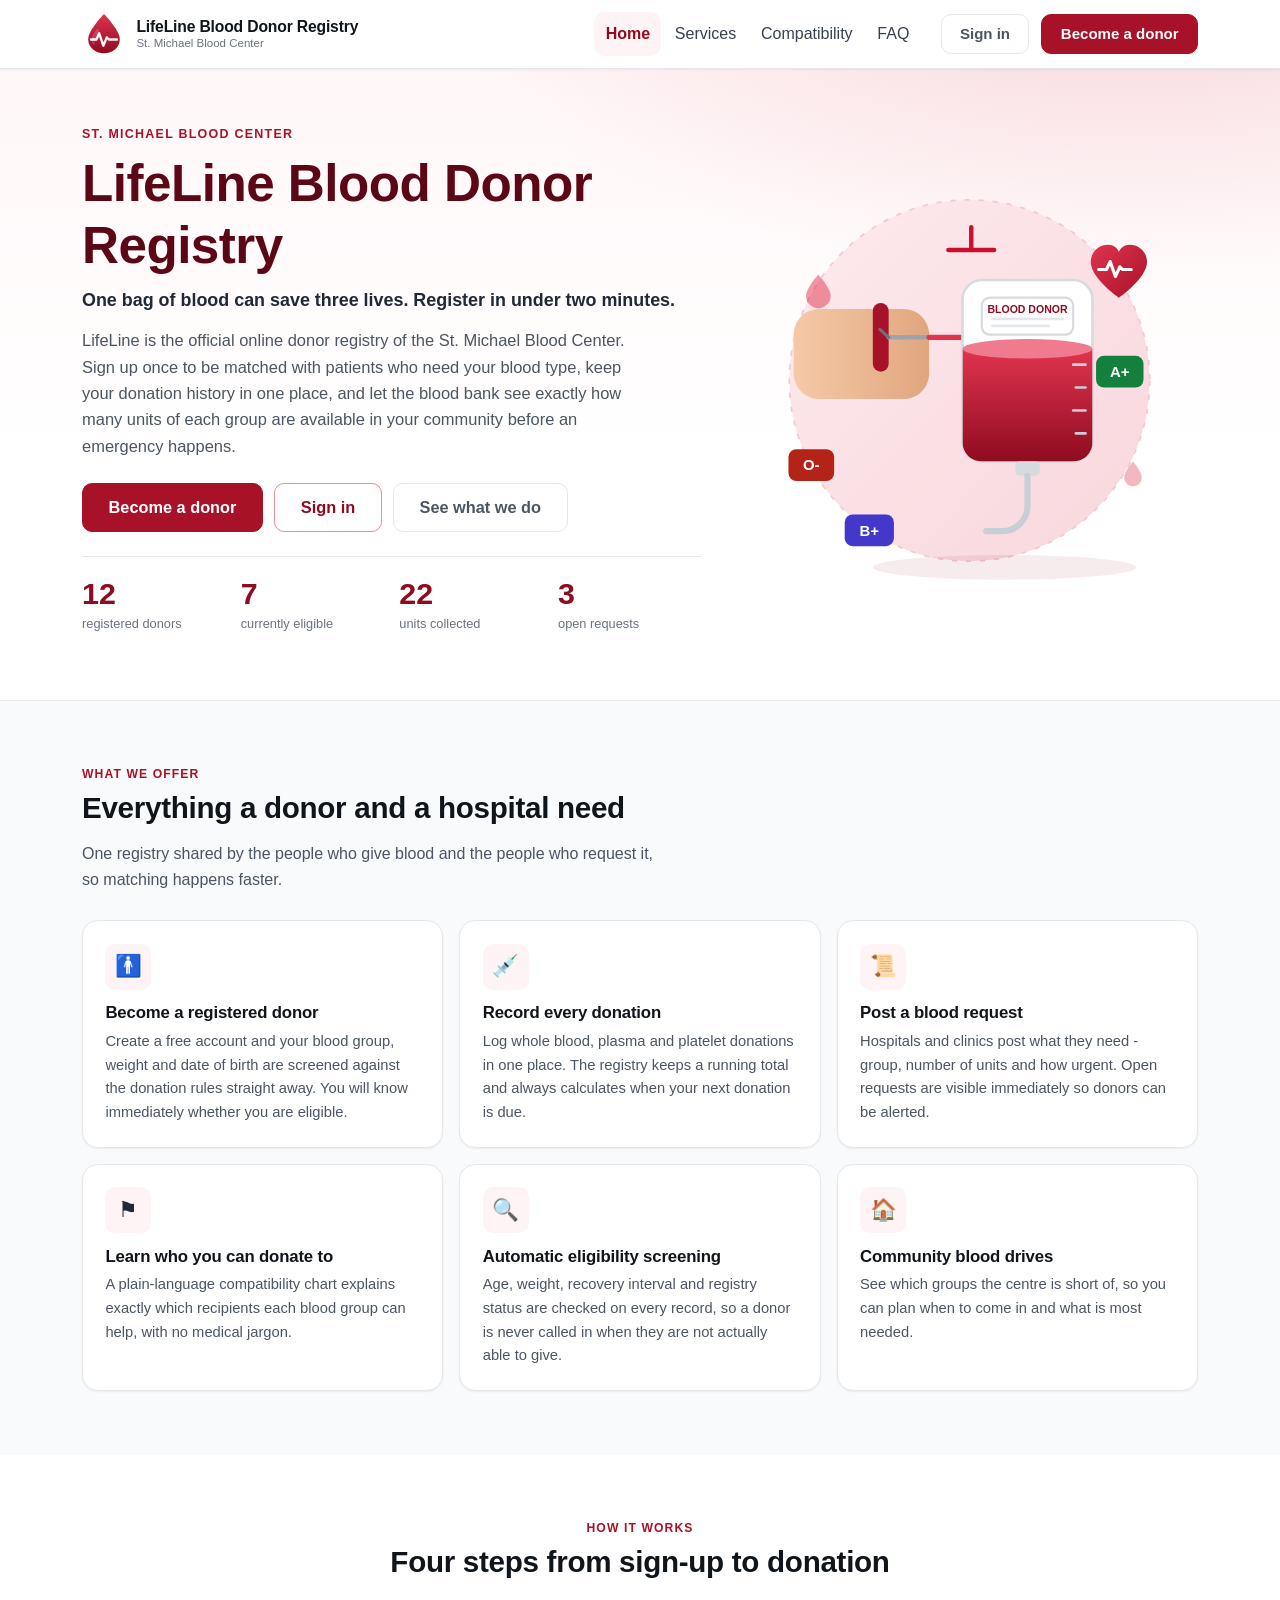
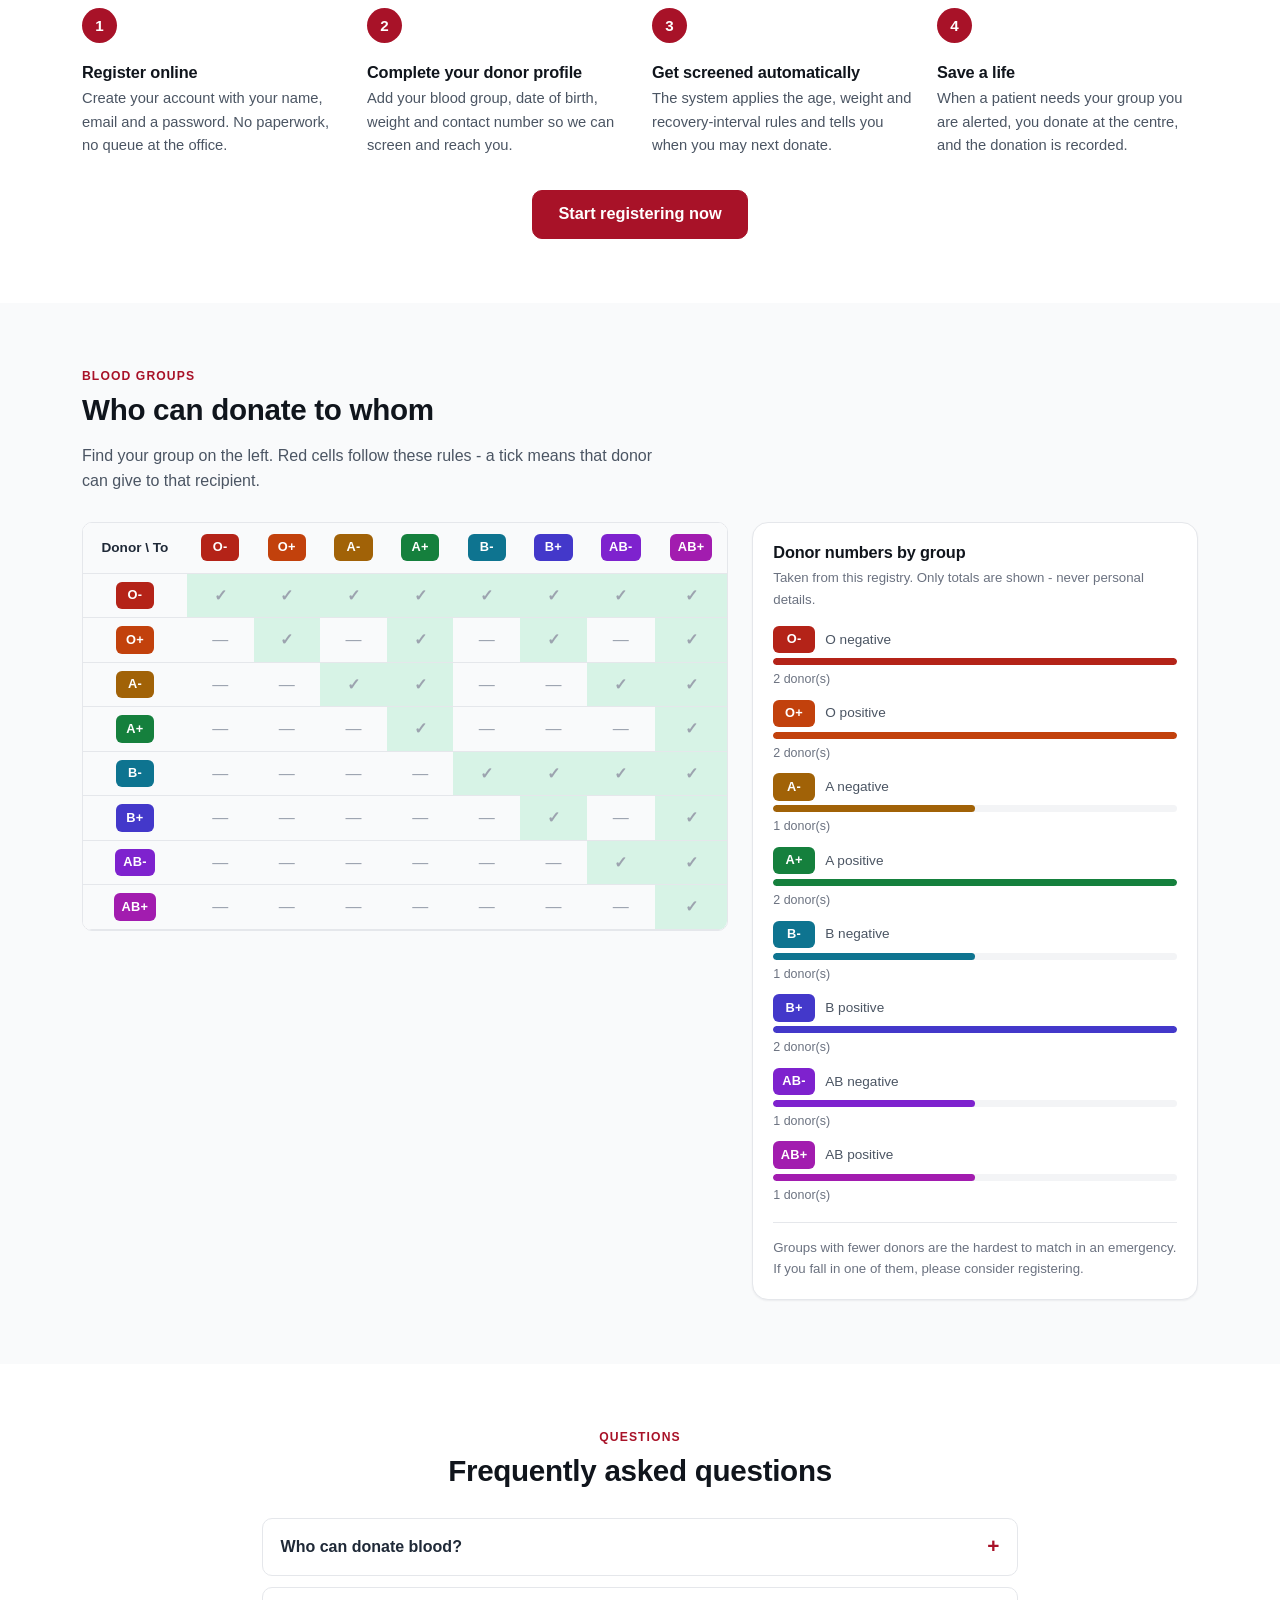
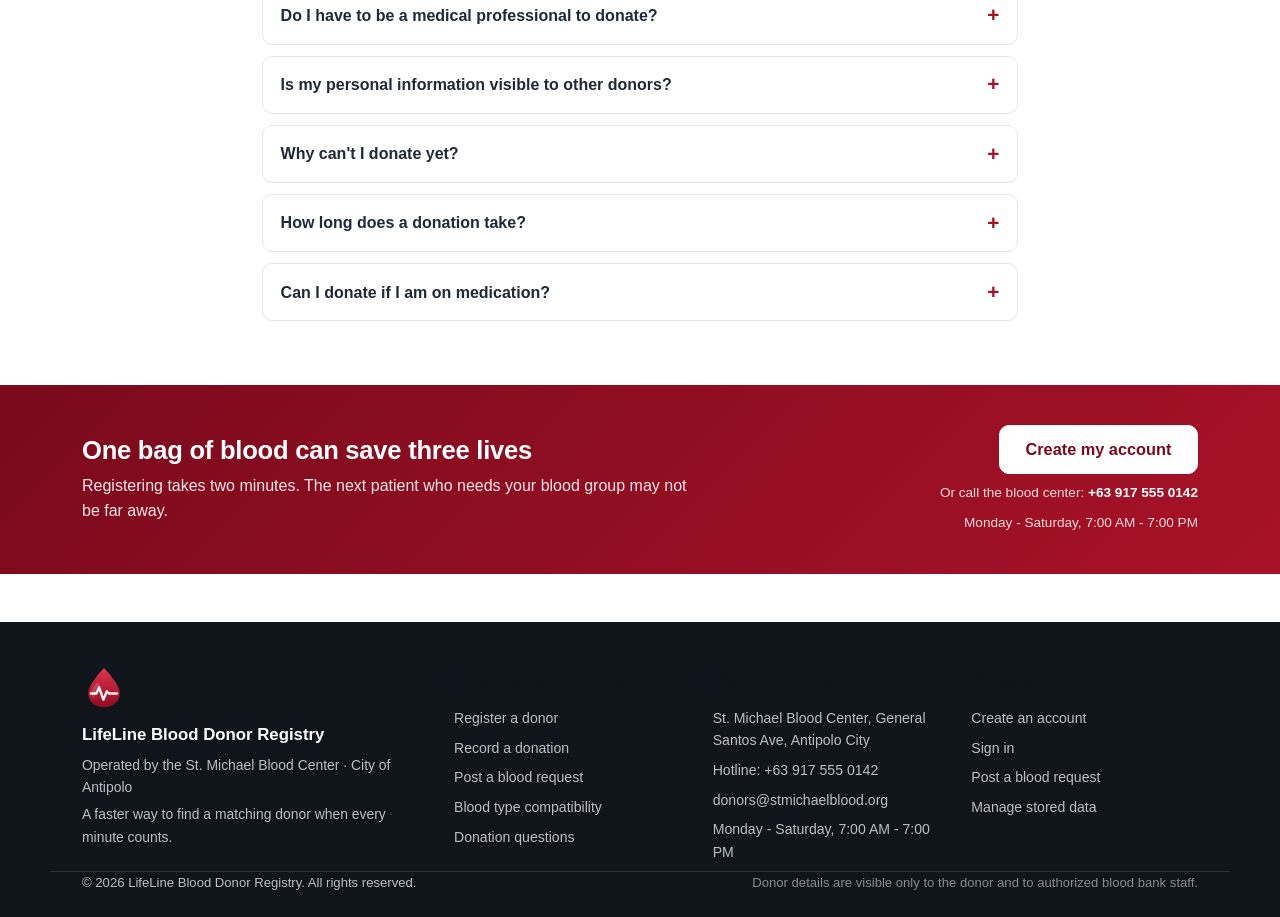
<file: docs/index.html>
<!DOCTYPE html>
<html lang="en">
<head>
<meta charset="utf-8">
<meta name="viewport" content="width=device-width, initial-scale=1">
<title>LifeLine Blood Donor Registry</title>
<meta name="description" content="Register as a blood donor, keep your donation history and get matched with patients who need your blood type. LifeLine Blood Donor Registry of the St. Michael Blood Center.">
<meta name="theme-color" content="#8f0b20">
<meta name="color-scheme" content="light">
<link rel="icon" type="image/svg+xml" href="assets/img/favicon.svg">
<link rel="stylesheet" href="assets/css/styles.css">
<link rel="canonical" href=".">
</head>
<body>

<a class="skip-link" href="#view">Skip to main content</a>

<header class="site-header">
  <div class="container header-inner">
    <!-- The visible brand text already names this link, so no aria-label here:
         an aria-label that differs from the visible text confuses screen readers. -->
    <a class="brand" href="#/">
      <span id="brandHost" style="display: contents;"></span>
    </a>

    <button class="nav-toggle" type="button" data-nav-toggle
            aria-expanded="false" aria-controls="siteNav" aria-label="Toggle navigation menu">
      <span class="nav-toggle-bars" aria-hidden="true"><span></span><span></span><span></span></span>
      <span class="nav-toggle-text">Menu</span>
    </button>

    <nav class="site-nav" id="siteNav" data-nav-panel aria-label="Main navigation" hidden></nav>
  </div>
</header>

<main id="view" class="main" aria-busy="true"></main>

<!-- flash messages live here so they survive every route change -->
<div id="flashHost" class="container"></div>
<div id="toastHost" class="container" style="position:fixed;top:76px;left:0;right:0;z-index:250;pointer-events:none;"></div>

<footer class="site-footer">
  <div class="container footer-grid">
    <div class="footer-brand">
      <img class="brand-mark" src="assets/img/logo.svg" width="52" height="52" alt="">
      <p class="footer-name">LifeLine Blood Donor Registry</p>
      <p class="footer-tagline">Operated by the St. Michael Blood Center &middot; City of Antipolo</p>
      <p class="footer-tagline">A faster way to find a matching donor when every minute counts.</p>
    </div>

    <div class="footer-col">
      <h2>Donor services</h2>
      <ul class="footer-list" id="footerLinks"></ul>
      <ul class="footer-list">
        <li><a href="#/#compatibility">Blood type compatibility</a></li>
        <li><a href="#/#faq">Donation questions</a></li>
      </ul>
    </div>

    <div class="footer-col">
      <h2>Blood center</h2>
      <ul class="footer-list">
        <li>St. Michael Blood Center, General Santos Ave, Antipolo City</li>
        <li>Hotline: +63 917 555 0142</li>
        <li>donors@stmichaelblood.org</li>
        <li>Monday - Saturday, 7:00 AM - 7:00 PM</li>
      </ul>
    </div>

    <div class="footer-col">
      <h2>Account</h2>
      <ul class="footer-list">
        <li><a href="#/register">Create an account</a></li>
        <li><a href="#/login">Sign in</a></li>
        <li><a href="#/requests/new">Post a blood request</a></li>
        <li><a href="#/data">Manage stored data</a></li>
      </ul>
    </div>
  </div>

  <div class="container footer-bottom">
    <p>&copy; <span data-year>2026</span> LifeLine Blood Donor Registry. All rights reserved.</p>
    <p class="footer-privacy">Donor details are visible only to the donor and to authorized blood bank staff.</p>
  </div>
</footer>

<!-- confirmation dialog for destructive actions -->
<div class="modal-backdrop" id="confirmModal" hidden role="dialog" aria-modal="true" aria-labelledby="confirmTitle">
  <div data-modal-backdrop></div>
  <div class="modal">
    <h2 class="modal-title" id="confirmTitle" data-modal-title>Please confirm</h2>
    <p class="modal-text" data-modal-text></p>
    <div class="modal-actions">
      <button class="btn btn-ghost" type="button" data-modal-cancel>Cancel</button>
      <button class="btn btn-danger" type="button" data-modal-ok>Yes, delete</button>
    </div>
  </div>
</div>

<!-- shown while a password is being hashed -->
<div class="busy-overlay" id="busyOverlay" hidden>
  <div class="spinner" aria-hidden="true"></div>
  <p>Working&hellip;</p>
</div>

<!-- Load order matters: crypto -> store -> eligibility -> validate -> auth -> ui -> layout -> views -> seed -> router -> app -->
<script src="assets/js/crypto.js"></script>
<script src="assets/js/store.js"></script>
<script src="assets/js/eligibility.js"></script>
<script src="assets/js/validate.js"></script>
<script src="assets/js/auth.js"></script>
<script src="assets/js/ui.js"></script>
<script src="assets/js/layout.js"></script>
<script src="assets/js/views/errors.js"></script>
<script src="assets/js/views/landing.js"></script>
<script src="assets/js/views/auth.js"></script>
<script src="assets/js/views/donors.js"></script>
<script src="assets/js/views/donations.js"></script>
<script src="assets/js/views/requests.js"></script>
<script src="assets/js/views/dashboard.js"></script>
<script src="assets/js/views/users.js"></script>
<script src="assets/js/views/data.js"></script>
<script src="assets/js/seed.js"></script>
<script src="assets/js/router.js"></script>
<script src="assets/js/app.js"></script>

</body>
</html>
</file>
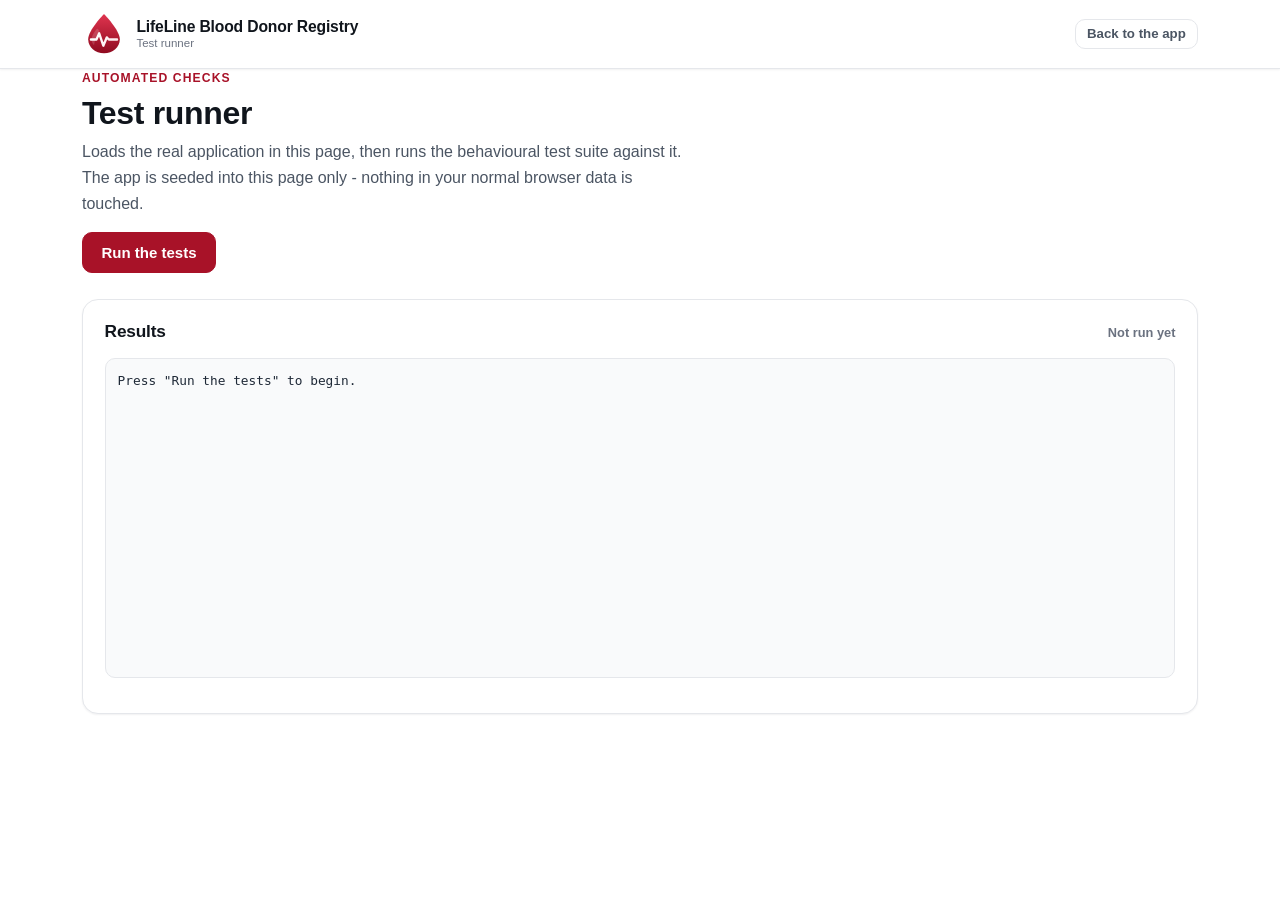
<file: docs/tests/run.html>
<!DOCTYPE html>
<html lang="en">
<head>
<meta charset="utf-8">
<meta name="viewport" content="width=device-width, initial-scale=1">
<title>Test runner - LifeLine Blood Donor Registry</title>
<meta name="robots" content="noindex">
<link rel="icon" type="image/svg+xml" href="../assets/img/favicon.svg">
<link rel="stylesheet" href="../assets/css/styles.css">
</head>
<body>

<header class="site-header">
  <div class="container header-inner">
    <a class="brand" href="../index.html">
      <img class="brand-mark" src="../assets/img/logo.svg" width="44" height="44" alt="">
      <span class="brand-text">
        <strong>LifeLine Blood Donor Registry</strong>
        <small>Test runner</small>
      </span>
    </a>
    <a class="btn btn-ghost btn-sm" href="../index.html">Back to the app</a>
  </div>
</header>

<main class="main">
  <div class="container section">
    <div class="page-intro">
      <p class="page-eyebrow">Automated checks</p>
      <h1 class="page-title">Test runner</h1>
      <p class="page-sub">Loads the real application in this page, then runs the behavioural
        test suite against it. The app is seeded into this page only - nothing in your
        normal browser data is touched.</p>
      <div class="page-actions">
        <button class="btn btn-primary" type="button" id="runBtn">Run the tests</button>
      </div>
    </div>

    <section class="card">
      <div class="card-head">
        <h2 class="card-title">Results</h2>
        <span class="card-count" id="status">Not run yet</span>
      </div>
      <pre class="data-output" id="out" style="min-height:320px">Press "Run the tests" to begin.</pre>
    </section>
  </div>
</main>

<!-- The application itself, loaded off-screen so the tests exercise real code. -->
<div id="appHost" style="position:absolute;left:-9999px;top:0;width:1200px;"></div>

<script>
// Load the application into a detached host so the tests run against genuine
// modules without disturbing this page's own markup.
(async function boot() {
  const files = [
    '../assets/js/crypto.js',
    '../assets/js/store.js',
    '../assets/js/eligibility.js',
    '../assets/js/validate.js',
    '../assets/js/auth.js',
    '../assets/js/ui.js',
    '../assets/js/layout.js',
    '../assets/js/views/errors.js',
    '../assets/js/views/landing.js',
    '../assets/js/views/auth.js',
    '../assets/js/views/donors.js',
    '../assets/js/views/donations.js',
    '../assets/js/views/requests.js',
    '../assets/js/views/dashboard.js',
    '../assets/js/views/users.js',
    '../assets/js/views/data.js',
    '../assets/js/seed.js',
    '../assets/js/router.js',
    '../assets/js/app.js',
    '__suite.js',
    '__tests.js'
  ];

  const out = document.getElementById('out');
  const status = document.getElementById('status');

  for (const file of files) {
    const code = await (await fetch(file)).text();
    try {
      (0, eval)(code);
    } catch (error) {
      out.textContent += '\nFAILED TO LOAD ' + file + '\n  ' + error.message + '\n';
      status.textContent = 'Load error';
      return;
    }
  }

  await window.App.Seed.run();

  document.getElementById('runBtn').addEventListener('click', function () {
    const summary = window.runTests();
    out.textContent = window.Test.print();
    status.textContent = summary.failed === 0
      ? summary.passed + ' checks passed'
      : summary.failed + ' of ' + summary.total + ' failed';
    out.style.color = summary.failed === 0 ? '#03543b' : '#7a1a13';
  });
})();
</script>

</body>
</html>
</file>
<file: docs/assets/css/styles.css>
/* ==========================================================================
   LifeLine Blood Donor Registry - stylesheet
   Mobile first. Breakpoints at 640px, 900px and 1200px.
   ========================================================================== */

/* ------------------------------------------------------------- tokens --- */
:root {
  /* Brand - a deep clinical red */
  --brand-900: #5c0715;
  --brand-800: #7a0a1c;
  --brand-700: #8f0b20;
  --brand-600: #a81228;
  --brand-500: #c8102e;
  --brand-400: #e0344f;
  --brand-300: #f08a97;
  --brand-100: #fdeaed;
  --brand-050: #fef4f5;

  /* Neutrals */
  --ink-900: #10151c;
  --ink-800: #1f2937;
  --ink-700: #374151;
  --ink-600: #4b5563;
  --ink-500: #6b7280;
  --ink-400: #9ca3af;
  --ink-300: #d1d5db;
  --ink-200: #e5e7eb;
  --ink-100: #f3f4f6;
  --ink-050: #f9fafb;
  --white: #ffffff;

  /* Semantic */
  --success-600: #057a55;
  --success-100: #d7f3e6;
  --warning-600: #b45309;
  --warning-100: #fdf0d5;
  --danger-600:  #b42318;
  --danger-100:  #fde3e1;
  --info-600:   #175cd3;
  --info-100:   #dbeafe;

  /* Blood group colours - distinct hues at similar lightness so no single
     group shouts louder than the others. */
  --bt-one:   #b42318;  /* O-  */
  --bt-two:   #c2410c;  /* O+  */
  --bt-three: #a16207;  /* A-  */
  --bt-four:  #15803d;  /* A+  */
  --bt-five:  #0e7490;  /* B-  */
  --bt-six:   #4338ca;  /* B+  */
  --bt-seven: #7e22ce;  /* AB- */
  --bt-eight: #a21caf;  /* AB+ */

  /* Shape */
  --radius-sm: 6px;
  --radius:    10px;
  --radius-lg: 16px;
  --radius-full: 999px;

  --shadow-sm: 0 1px 2px rgba(16, 21, 28, 0.06);
  --shadow:    0 2px 8px rgba(16, 21, 28, 0.08);
  --shadow-md: 0 8px 24px rgba(16, 21, 28, 0.10);
  --shadow-lg: 0 18px 48px rgba(92, 7, 21, 0.16);

  --font: "Segoe UI", -apple-system, BlinkMacSystemFont, Roboto, "Helvetica Neue", Arial, sans-serif;

  --container: 1180px;
  --header-h: 68px;
}

/* ------------------------------------------------------------- reset ----- */
*, *::before, *::after { box-sizing: border-box; }

html {
  -webkit-text-size-adjust: 100%;
  scroll-behavior: smooth;
  scroll-padding-top: calc(var(--header-h) + 16px);
}

body {
  margin: 0;
  font-family: var(--font);
  font-size: 16px;
  line-height: 1.6;
  color: var(--ink-800);
  background: var(--white);
  -webkit-font-smoothing: antialiased;
}

h1, h2, h3, h4 {
  margin: 0 0 0.5em;
  line-height: 1.22;
  color: var(--ink-900);
  font-weight: 700;
  letter-spacing: -0.01em;
}
h1 { font-size: 1.85rem; }
h2 { font-size: 1.5rem; }
h3 { font-size: 1.12rem; }

p { margin: 0 0 1rem; }
p:last-child { margin-bottom: 0; }

a { color: var(--brand-600); text-decoration: none; }
a:hover { color: var(--brand-800); text-decoration: underline; }

img { max-width: 100%; height: auto; display: block; }

ul, ol { margin: 0 0 1rem; padding-left: 1.15rem; }

code {
  font-family: Consolas, "SF Mono", Menlo, monospace;
  font-size: 0.86em;
  background: var(--ink-100);
  padding: 0.12em 0.4em;
  border-radius: var(--radius-sm);
  color: var(--brand-800);
}

hr { border: 0; border-top: 1px solid var(--ink-200); margin: 2rem 0; }

/* --------------------------------------------------------- utilities ----- */
.container {
  width: 100%;
  max-width: var(--container);
  margin: 0 auto;
  padding: 0 1rem;
}
.container-narrow { max-width: 820px; }

.section { padding: 3rem 0; }
.section-alt { background: var(--ink-050); }

.visually-hidden {
  position: absolute !important;
  width: 1px; height: 1px;
  padding: 0; margin: -1px;
  overflow: hidden;
  clip: rect(0 0 0 0);
  white-space: nowrap;
  border: 0;
}

.muted-text { color: var(--ink-500); }

.skip-link {
  position: absolute;
  left: -9999px;
  top: 0;
  z-index: 999;
  background: var(--brand-700);
  color: #fff;
  padding: 0.7rem 1.2rem;
  border-radius: 0 0 var(--radius) 0;
  font-weight: 600;
}
.skip-link:focus { left: 0; color: #fff; text-decoration: none; }

.prose { color: var(--ink-700); white-space: pre-line; }

:focus-visible {
  outline: 3px solid var(--brand-400);
  outline-offset: 2px;
  border-radius: 3px;
}

/* ------------------------------------------------------------ header ----- */
.site-header {
  position: sticky;
  top: 0;
  z-index: 100;
  background: var(--white);
  border-bottom: 1px solid var(--ink-200);
  box-shadow: var(--shadow-sm);
}

.header-inner {
  display: flex;
  align-items: center;
  justify-content: space-between;
  gap: 1rem;
  min-height: var(--header-h);
}

.brand {
  display: flex;
  align-items: center;
  gap: 0.65rem;
  color: var(--ink-900);
  text-decoration: none;
  flex-shrink: 0;
}
.brand:hover { text-decoration: none; color: var(--ink-900); }
.brand-mark { width: 44px; height: 44px; flex-shrink: 0; }
.brand-text { display: flex; flex-direction: column; line-height: 1.2; }
.brand-text strong { font-size: 0.98rem; letter-spacing: -0.01em; }
.brand-text small { font-size: 0.72rem; color: var(--ink-500); }

.nav-toggle {
  display: inline-flex;
  align-items: center;
  gap: 0.5rem;
  background: var(--ink-100);
  border: 1px solid var(--ink-200);
  border-radius: var(--radius);
  padding: 0.5rem 0.75rem;
  font: inherit;
  font-size: 0.9rem;
  font-weight: 600;
  color: var(--ink-700);
  cursor: pointer;
}
.nav-toggle-bars { display: inline-flex; flex-direction: column; gap: 3px; }
.nav-toggle-bars span {
  display: block;
  width: 16px; height: 2px;
  background: currentColor;
  border-radius: 2px;
}

.site-nav { display: none; }

.site-nav.is-open {
  display: block;
  position: absolute;
  top: 100%;
  left: 0;
  right: 0;
  background: var(--white);
  border-bottom: 1px solid var(--ink-200);
  box-shadow: var(--shadow-md);
  padding: 1rem;
  max-height: calc(100vh - var(--header-h));
  overflow-y: auto;
}

.nav-links { display: flex; flex-direction: column; gap: 0.15rem; margin-bottom: 0.75rem; }
.nav-links a {
  padding: 0.6rem 0.7rem;
  border-radius: var(--radius);
  color: var(--ink-700);
  font-weight: 500;
  text-decoration: none;
}
.nav-links a:hover { background: var(--ink-100); color: var(--ink-900); text-decoration: none; }
.nav-links a.is-active { background: var(--brand-050); color: var(--brand-700); font-weight: 600; }

.nav-actions { display: flex; flex-direction: column; gap: 0.6rem; padding-top: 0.75rem; border-top: 1px solid var(--ink-200); }

.user-chip { display: flex; align-items: center; gap: 0.6rem; }
.user-chip-text { display: flex; flex-direction: column; line-height: 1.25; }
.user-chip-text strong { font-size: 0.88rem; color: var(--ink-900); }

.avatar {
  display: inline-flex;
  align-items: center;
  justify-content: center;
  width: 38px; height: 38px;
  border-radius: var(--radius-full);
  font-size: 0.82rem;
  font-weight: 700;
  color: #fff;
  flex-shrink: 0;
}
.badge-admin  { background: linear-gradient(135deg, var(--brand-600), var(--brand-800)); }
.badge-donor  { background: linear-gradient(135deg, var(--info-600), #0e4aa8); }

.role-pill {
  display: inline-block;
  font-size: 0.68rem;
  font-weight: 700;
  text-transform: uppercase;
  letter-spacing: 0.05em;
  padding: 0.1rem 0.45rem;
  border-radius: var(--radius-full);
}
.role-admin { background: var(--brand-100); color: var(--brand-800); }
.role-donor { background: var(--info-100); color: var(--info-600); }

/* ----------------------------------------------------------- buttons ----- */
.btn {
  display: inline-flex;
  align-items: center;
  justify-content: center;
  gap: 0.45rem;
  font: inherit;
  font-weight: 600;
  font-size: 0.94rem;
  line-height: 1.2;
  padding: 0.65rem 1.15rem;
  border-radius: var(--radius);
  border: 1px solid transparent;
  cursor: pointer;
  text-decoration: none;
  white-space: nowrap;
  transition: background-color 0.15s ease, border-color 0.15s ease, color 0.15s ease, transform 0.08s ease;
}
.btn:hover { text-decoration: none; }
.btn:active { transform: translateY(1px); }

.btn-primary { background: var(--brand-600); color: #fff; border-color: var(--brand-600); }
.btn-primary:hover { background: var(--brand-700); border-color: var(--brand-700); color: #fff; }

.btn-outline { background: var(--white); color: var(--brand-700); border-color: var(--brand-300); }
.btn-outline:hover { background: var(--brand-050); border-color: var(--brand-500); color: var(--brand-800); }

.btn-ghost { background: transparent; color: var(--ink-600); border-color: var(--ink-200); }
.btn-ghost:hover { background: var(--ink-100); color: var(--ink-900); }

.btn-danger { background: var(--danger-600); color: #fff; border-color: var(--danger-600); }
.btn-danger:hover { background: #8f1a12; border-color: #8f1a12; color: #fff; }

.btn-danger-outline { background: var(--white); color: var(--danger-600); border-color: #f0b5b0; }
.btn-danger-outline:hover { background: var(--danger-100); color: #8f1a12; }

.btn-light { background: var(--white); color: var(--brand-800); border-color: #fff; }
.btn-light:hover { background: var(--brand-050); color: var(--brand-900); }

.btn-lg { padding: 0.85rem 1.6rem; font-size: 1.02rem; }
.btn-sm { padding: 0.4rem 0.7rem; font-size: 0.83rem; }

.inline-form { display: inline-flex; margin: 0; }

.button-row { display: flex; flex-wrap: wrap; gap: 0.6rem; margin-top: 1rem; }

/* ------------------------------------------------------------ cards ----- */
.card {
  background: var(--white);
  border: 1px solid var(--ink-200);
  border-radius: var(--radius-lg);
  padding: 1.35rem;
  margin-bottom: 1.35rem;
  box-shadow: var(--shadow-sm);
}
.card:last-child { margin-bottom: 0; }
.card-flush { padding: 0; overflow: hidden; }
.card-danger { border-color: #f3c3bf; background: #fffbfa; }
.card-form { padding: 1.5rem; }

.card-title { font-size: 1.08rem; margin-bottom: 0.9rem; }
.card-sub { font-size: 0.88rem; color: var(--ink-500); margin-top: -0.5rem; margin-bottom: 1rem; }

.card-head {
  display: flex;
  align-items: baseline;
  justify-content: space-between;
  gap: 0.75rem;
  flex-wrap: wrap;
  margin-bottom: 0.9rem;
}
.card-head .card-title { margin-bottom: 0; }
.card-count { font-size: 0.8rem; color: var(--ink-500); font-weight: 600; }
.card-link { font-size: 0.85rem; font-weight: 600; }

/* -------------------------------------------------------- page intro ----- */
.page-intro { margin-bottom: 1.6rem; }
.page-eyebrow {
  font-size: 0.76rem;
  font-weight: 700;
  text-transform: uppercase;
  letter-spacing: 0.09em;
  color: var(--brand-600);
  margin-bottom: 0.35rem;
}
.page-title { font-size: 1.8rem; margin-bottom: 0.4rem; }
.page-sub { color: var(--ink-600); max-width: 68ch; margin-bottom: 0; }
.page-actions { display: flex; flex-wrap: wrap; gap: 0.6rem; margin-top: 1rem; }

.section-head { margin-bottom: 1.75rem; }
.section-eyebrow {
  font-size: 0.76rem;
  font-weight: 700;
  text-transform: uppercase;
  letter-spacing: 0.09em;
  color: var(--brand-600);
  margin-bottom: 0.35rem;
}
.section-title { font-size: 1.65rem; }
.section-sub { color: var(--ink-600); max-width: 65ch; margin-bottom: 0; }
.section-head-center { text-align: center; }
.section-head-center .section-sub { margin-left: auto; margin-right: auto; }
.section-cta { text-align: center; margin-top: 2rem; }

/* ------------------------------------------------------------ forms ----- */
.form-stack { display: flex; flex-direction: column; gap: 1.05rem; }

.form-layout {
  display: grid;
  grid-template-columns: 1fr;
  gap: 1.35rem;
  align-items: start;
}

.field { display: flex; flex-direction: column; gap: 0.32rem; }
.field-label { font-weight: 600; font-size: 0.9rem; color: var(--ink-800); }
.req { color: var(--brand-600); }

.field-input {
  width: 100%;
  font: inherit;
  font-size: 0.96rem;
  color: var(--ink-900);
  background: var(--white);
  border: 1px solid var(--ink-300);
  border-radius: var(--radius);
  padding: 0.62rem 0.75rem;
  min-height: 44px;
  transition: border-color 0.15s ease, box-shadow 0.15s ease;
}
.field-input:focus {
  outline: none;
  border-color: var(--brand-500);
  box-shadow: 0 0 0 3px var(--brand-100);
}
.field-textarea { min-height: 96px; resize: vertical; line-height: 1.5; }

.field-select {
  appearance: none;
  background-image: url("data:image/svg+xml;charset=utf-8,%3Csvg xmlns='http://www.w3.org/2000/svg' width='12' height='8' viewBox='0 0 12 8'%3E%3Cpath fill='%236b7280' d='M1 1l5 5 5-5'/%3E%3C/svg%3E");
  background-repeat: no-repeat;
  background-position: right 0.75rem center;
  padding-right: 2.2rem;
}

.is-invalid .field-input { border-color: var(--danger-600); background: #fffbfb; }
.is-invalid .field-input:focus { box-shadow: 0 0 0 3px var(--danger-100); }

.field-hint { font-size: 0.83rem; color: var(--ink-500); margin: 0; }
.field-error {
  font-size: 0.85rem;
  color: var(--danger-600);
  margin: 0;
  font-weight: 500;
  display: flex;
  align-items: flex-start;
  gap: 0.3rem;
}
.field-error::before { content: "\26A0"; flex-shrink: 0; }

.field-static {
  margin: 0;
  padding: 0.62rem 0;
  font-weight: 600;
  color: var(--ink-800);
  border-bottom: 1px solid var(--ink-200);
}

.form-note {
  background: var(--ink-050);
  border-left: 3px solid var(--brand-400);
  padding: 0.8rem 1rem;
  border-radius: 0 var(--radius) var(--radius) 0;
  font-size: 0.89rem;
  color: var(--ink-600);
  margin: 0;
}

.form-actions {
  display: flex;
  flex-wrap: wrap;
  gap: 0.65rem;
  align-items: center;
  margin-top: 0.35rem;
  padding-top: 1rem;
  border-top: 1px solid var(--ink-200);
}

/* filter bar */
.filter-bar {
  display: flex;
  flex-direction: column;
  gap: 0.9rem;
  padding: 1.1rem 1.35rem;
  background: var(--ink-050);
  border-bottom: 1px solid var(--ink-200);
}
.filter-search { flex: 1 1 240px; }
.filter-selects {
  display: flex;
  flex-wrap: wrap;
  gap: 0.75rem;
  align-items: flex-end;
}
.filter-selects .field { min-width: 150px; }
.filter-selects .btn { margin-bottom: 0.1rem; }

/* --------------------------------------------------------- auth pages --- */
.auth-grid {
  display: grid;
  grid-template-columns: 1fr;
  gap: 1.35rem;
  align-items: start;
}

.aside-title { font-size: 1.02rem; margin-bottom: 0.75rem; }
.aside-note { font-size: 0.87rem; color: var(--ink-600); margin-top: 0.9rem; }

.steps, .rule-list { margin: 0; padding-left: 1.15rem; }
.steps li, .rule-list li { margin-bottom: 0.55rem; font-size: 0.92rem; color: var(--ink-700); }
.steps li:last-child, .rule-list li:last-child { margin-bottom: 0; }

.demo-box { background: var(--brand-050); border: 1px solid var(--brand-100); border-radius: var(--radius); padding: 0.9rem 1rem; }
.demo-title { font-weight: 700; margin-bottom: 0.25rem; font-size: 0.95rem; color: var(--brand-800); }
.demo-text { font-size: 0.86rem; color: var(--ink-600); margin-bottom: 0.6rem; }
.demo-list { list-style: none; padding: 0; margin: 0; }
.demo-list li { font-size: 0.85rem; margin-bottom: 0.6rem; }
.demo-list li:last-child { margin-bottom: 0; }

/* ------------------------------------------------------- alerts/flash --- */
.alert {
  display: flex;
  gap: 0.7rem;
  padding: 0.9rem 1rem;
  border-radius: var(--radius);
  margin-bottom: 1.1rem;
  font-size: 0.92rem;
  border: 1px solid transparent;
}
.alert-icon { flex-shrink: 0; font-size: 1.05rem; line-height: 1.4; }
.alert-error   { background: var(--danger-100);  border-color: #f3c3bf; color: #7a1a13; }
.alert-warning { background: var(--warning-100); border-color: #f0d29a; color: #6b3c05; }
.alert-text { margin: 0.25rem 0 0; font-size: 0.88rem; }
.alert-list { margin: 0.4rem 0 0; padding-left: 1.15rem; }

.flash {
  display: flex;
  align-items: flex-start;
  gap: 0.7rem;
  padding: 0.9rem 1rem;
  border-radius: var(--radius);
  margin-bottom: 1.35rem;
  border: 1px solid transparent;
  position: relative;
}
.flash-success { background: var(--success-100); border-color: #a5ddc4; color: #03543b; }
.flash-error   { background: var(--danger-100);  border-color: #f3c3bf; color: #7a1a13; }
.flash-warning { background: var(--warning-100); border-color: #f0d29a; color: #6b3c05; }
.flash-info    { background: var(--info-100);    border-color: #b6d4fe; color: #12428f; }

.flash-icon { flex-shrink: 0; font-weight: 700; }
.flash-text { margin: 0; font-weight: 500; }
.flash-close {
  margin-left: auto;
  background: transparent;
  border: 0;
  font-size: 1.4rem;
  line-height: 1;
  cursor: pointer;
  color: inherit;
  opacity: 0.6;
  padding: 0 0.2rem;
}
.flash-close:hover { opacity: 1; }

/* ------------------------------------------------------------ badges ----- */
.badge {
  display: inline-flex;
  align-items: center;
  font-size: 0.72rem;
  font-weight: 700;
  text-transform: uppercase;
  letter-spacing: 0.04em;
  padding: 0.2rem 0.55rem;
  border-radius: var(--radius-full);
  white-space: nowrap;
}
.badge-success { background: var(--success-100); color: var(--success-600); }
.badge-info    { background: var(--info-100);    color: var(--info-600); }
.badge-warning { background: var(--warning-100); color: var(--warning-600); }
.badge-danger  { background: var(--danger-100);  color: var(--danger-600); }
.badge-muted   { background: var(--ink-100);     color: var(--ink-500); }
.badge-neutral { background: var(--ink-200);     color: var(--ink-700); }

/* blood type badge */
.bt-badge {
  display: inline-flex;
  align-items: center;
  justify-content: center;
  min-width: 2.4rem;
  padding: 0.22rem 0.5rem;
  font-size: 0.8rem;
  font-weight: 800;
  letter-spacing: 0.02em;
  color: #fff;
  border-radius: var(--radius-sm);
}
.bt-one   { background: var(--bt-one); }
.bt-two   { background: var(--bt-two); }
.bt-three { background: var(--bt-three); }
.bt-four  { background: var(--bt-four); }
.bt-five  { background: var(--bt-five); }
.bt-six   { background: var(--bt-six); }
.bt-seven { background: var(--bt-seven); }
.bt-eight { background: var(--bt-eight); }
.bt-none  { background: var(--ink-400); }

.bt-chips { display: flex; flex-wrap: wrap; gap: 0.25rem; }

/* donation type badge */
.dt-whole     { background: #fee2e2; color: #991b1b; }
.dt-plasma    { background: #ede9fe; color: #5b21b6; }
.dt-platelets { background: #fef3c7; color: #92400e; }
.dt-none      { background: var(--ink-200); color: var(--ink-700); }

/* -------------------------------------------------------------- hero ----- */
.hero {
  background:
    radial-gradient(1100px 460px at 88% -12%, rgba(200, 16, 46, 0.13), transparent 62%),
    linear-gradient(180deg, #fff7f8 0%, #ffffff 62%);
  border-bottom: 1px solid var(--ink-200);
  padding: 2.5rem 0 3rem;
}

.hero-grid {
  display: grid;
  grid-template-columns: 1fr;
  gap: 2rem;
  align-items: center;
}

.hero-eyebrow {
  font-size: 0.78rem;
  font-weight: 700;
  text-transform: uppercase;
  letter-spacing: 0.1em;
  color: var(--brand-600);
  margin-bottom: 0.5rem;
}
.hero-title {
  font-size: 2.35rem;
  margin-bottom: 0.5rem;
  color: var(--brand-900);
}
.hero-tagline { font-size: 1.12rem; font-weight: 600; color: var(--ink-800); margin-bottom: 0.8rem; }
.hero-desc { color: var(--ink-600); max-width: 60ch; }

.hero-actions { display: flex; flex-wrap: wrap; gap: 0.7rem; margin: 1.5rem 0; }

.hero-stats {
  list-style: none;
  padding: 0;
  margin: 0;
  display: grid;
  grid-template-columns: repeat(2, 1fr);
  gap: 1rem;
  border-top: 1px solid var(--ink-200);
  padding-top: 1.25rem;
}
.hero-stats strong { display: block; font-size: 1.6rem; color: var(--brand-700); line-height: 1.1; }
.hero-stats span { font-size: 0.8rem; color: var(--ink-500); }

.hero-art { display: flex; justify-content: center; }
.hero-art img { width: 100%; max-width: 460px; }

/* ---------------------------------------------------------- services ----- */
.service-grid {
  display: grid;
  grid-template-columns: 1fr;
  gap: 1rem;
}

.service-card {
  background: var(--white);
  border: 1px solid var(--ink-200);
  border-radius: var(--radius-lg);
  padding: 1.4rem;
  box-shadow: var(--shadow-sm);
  transition: transform 0.15s ease, box-shadow 0.15s ease, border-color 0.15s ease;
}
.service-card:hover { transform: translateY(-3px); box-shadow: var(--shadow-md); border-color: var(--brand-300); }
.service-icon {
  display: inline-flex;
  align-items: center;
  justify-content: center;
  width: 46px; height: 46px;
  font-size: 1.35rem;
  background: var(--brand-050);
  border-radius: var(--radius);
  margin-bottom: 0.85rem;
}
.service-title { font-size: 1.05rem; margin-bottom: 0.4rem; }
.service-text { font-size: 0.92rem; color: var(--ink-600); margin: 0; }

/* -------------------------------------------------------------- how ------ */
.how-steps {
  list-style: none;
  padding: 0;
  margin: 0;
  display: grid;
  grid-template-columns: 1fr;
  gap: 1.25rem;
  counter-reset: step;
}
.how-step { position: relative; padding-left: 3.4rem; }
.how-num {
  position: absolute;
  left: 0; top: 0;
  width: 2.5rem; height: 2.5rem;
  display: flex;
  align-items: center;
  justify-content: center;
  background: var(--brand-600);
  color: #fff;
  border-radius: var(--radius-full);
  font-weight: 800;
  font-size: 1.05rem;
}
.how-title { font-size: 1.02rem; margin-bottom: 0.3rem; }
.how-text { font-size: 0.92rem; color: var(--ink-600); margin: 0; }

/* ------------------------------------------------------ compatibility ---- */
.compat-layout { display: grid; grid-template-columns: 1fr; gap: 1.5rem; align-items: start; }

.compat-wrap { overflow-x: auto; border-radius: var(--radius); border: 1px solid var(--ink-200); }
.compat-table { border-collapse: separate; border-spacing: 0; width: 100%; min-width: 520px; background: var(--white); }
.compat-table th, .compat-table td {
  padding: 0.5rem 0.4rem;
  text-align: center;
  border-bottom: 1px solid var(--ink-200);
  font-size: 0.85rem;
}
.compat-table thead th { background: var(--ink-050); padding-top: 0.7rem; padding-bottom: 0.7rem; }
.compat-table tbody th { background: var(--ink-050); text-align: center; }
.compat-table td { font-size: 1rem; color: var(--ink-400); }
.compat-yes { background: var(--success-100); color: var(--success-600); font-weight: 700; }
.compat-no  { background: var(--ink-050); color: var(--ink-300); }

.compat-side {
  background: var(--white);
  border: 1px solid var(--ink-200);
  border-radius: var(--radius-lg);
  padding: 1.25rem;
  box-shadow: var(--shadow-sm);
}
.compat-side-title { font-size: 1.02rem; margin-bottom: 0.3rem; }
.compat-side-sub { font-size: 0.83rem; color: var(--ink-500); }
.compat-side-note { font-size: 0.83rem; color: var(--ink-500); margin-top: 1rem; padding-top: 0.9rem; border-top: 1px solid var(--ink-200); }

.avail-list { display: flex; flex-direction: column; gap: 0.6rem; margin-top: 1rem; }
.avail-row { display: grid; grid-template-columns: 2.6rem 1fr; gap: 0.3rem 0.65rem; align-items: center; }
.avail-name { font-size: 0.85rem; color: var(--ink-600); }
.avail-bar { grid-column: 1 / -1; height: 7px; background: var(--ink-100); border-radius: var(--radius-full); overflow: hidden; }
.avail-fill { display: block; height: 100%; border-radius: var(--radius-full); min-width: 3px; }
.avail-count { grid-column: 1 / -1; font-size: 0.78rem; color: var(--ink-500); }

.avail-fill.bt-one, .cov-fill.bt-one   { background: var(--bt-one); }
.avail-fill.bt-two, .cov-fill.bt-two   { background: var(--bt-two); }
.avail-fill.bt-three, .cov-fill.bt-three { background: var(--bt-three); }
.avail-fill.bt-four, .cov-fill.bt-four  { background: var(--bt-four); }
.avail-fill.bt-five, .cov-fill.bt-five  { background: var(--bt-five); }
.avail-fill.bt-six, .cov-fill.bt-six   { background: var(--bt-six); }
.avail-fill.bt-seven, .cov-fill.bt-seven { background: var(--bt-seven); }
.avail-fill.bt-eight, .cov-fill.bt-eight { background: var(--bt-eight); }

/* -------------------------------------------------------------- faq ------ */
.faq-list { display: flex; flex-direction: column; gap: 0.7rem; }
.faq-item {
  background: var(--white);
  border: 1px solid var(--ink-200);
  border-radius: var(--radius);
  overflow: hidden;
}
.faq-item[open] { border-color: var(--brand-300); box-shadow: var(--shadow-sm); }
.faq-q {
  padding: 0.95rem 1.1rem;
  font-weight: 600;
  cursor: pointer;
  list-style: none;
  display: flex;
  justify-content: space-between;
  gap: 1rem;
  align-items: center;
}
.faq-q::-webkit-details-marker { display: none; }
.faq-q::after { content: "+"; font-size: 1.3rem; color: var(--brand-600); line-height: 1; flex-shrink: 0; }
.faq-item[open] .faq-q::after { content: "\2212"; }
.faq-a { padding: 0 1.1rem 1rem; color: var(--ink-600); font-size: 0.93rem; margin: 0; }

/* ---------------------------------------------------------- cta band ----- */
.cta-band {
  background: linear-gradient(135deg, var(--brand-800) 0%, var(--brand-600) 100%);
  color: #fff;
  padding: 2.5rem 0;
}
.cta-band-inner { display: grid; grid-template-columns: 1fr; gap: 1.5rem; align-items: center; }
.cta-title { color: #fff; font-size: 1.6rem; margin-bottom: 0.4rem; }
.cta-text { color: rgba(255, 255, 255, 0.9); margin: 0; }
.cta-actions { display: flex; flex-direction: column; gap: 0.5rem; align-items: flex-start; }
.cta-phone, .cta-hours { font-size: 0.85rem; color: rgba(255, 255, 255, 0.85); margin: 0; }
.cta-phone strong { color: #fff; }

/* -------------------------------------------------------- record rows ---- */
.row-list { display: flex; flex-direction: column; }

.row-card {
  display: flex;
  gap: 1rem;
  align-items: flex-start;
  padding: 1.15rem 1.35rem;
  border-bottom: 1px solid var(--ink-200);
  flex-wrap: wrap;
}
.row-card:last-child { border-bottom: 0; }
.row-card:hover { background: var(--ink-050); }

.row-main { flex: 1 1 340px; min-width: 0; }
.row-badges { display: flex; flex-wrap: wrap; gap: 0.4rem; margin-bottom: 0.5rem; }
.row-title { font-size: 1.05rem; margin-bottom: 0.4rem; }
.row-title a { color: var(--ink-900); }
.row-title a:hover { color: var(--brand-700); }

.row-meta { display: flex; flex-wrap: wrap; gap: 0.35rem 1.15rem; font-size: 0.85rem; color: var(--ink-600); }
.meta-item { white-space: nowrap; }
.meta-label { color: var(--ink-400); margin-right: 0.2rem; }
.meta-item a { color: var(--brand-600); font-weight: 600; }

.row-note {
  font-size: 0.85rem;
  color: var(--ink-600);
  background: var(--ink-050);
  border-left: 3px solid var(--ink-300);
  padding: 0.5rem 0.75rem;
  border-radius: 0 var(--radius-sm) var(--radius-sm) 0;
  margin: 0.7rem 0 0;
}

.row-side { flex: 0 0 auto; display: flex; flex-direction: column; gap: 0.45rem; align-items: stretch; }
.row-actions { display: flex; flex-wrap: wrap; gap: 0.45rem; }

.match-count { font-weight: 700; color: var(--brand-700); }

/* ------------------------------------------------------------- stats ----- */
.stat-row {
  display: grid;
  grid-template-columns: repeat(2, 1fr);
  gap: 0.9rem;
  margin-bottom: 1.5rem;
}
.stat-tile {
  background: var(--white);
  border: 1px solid var(--ink-200);
  border-left: 4px solid var(--ink-300);
  border-radius: var(--radius);
  padding: 1rem 1.1rem;
  box-shadow: var(--shadow-sm);
}
.stat-brand   { border-left-color: var(--brand-600); }
.stat-success { border-left-color: var(--success-600); }
.stat-info    { border-left-color: var(--info-600); }
.stat-warning { border-left-color: var(--warning-600); }
.stat-danger  { border-left-color: var(--danger-600); }
.stat-neutral { border-left-color: var(--ink-400); }

.stat-value { font-size: 1.7rem; font-weight: 800; color: var(--ink-900); line-height: 1.1; margin: 0 0 0.15rem; }
.stat-label { font-size: 0.83rem; color: var(--ink-500); margin: 0; font-weight: 600; }
.stat-hint { font-size: 0.76rem; color: var(--ink-400); margin: 0.25rem 0 0; }

/* ------------------------------------------------------------- facts ----- */
.facts-grid {
  display: grid;
  grid-template-columns: repeat(auto-fill, minmax(210px, 1fr));
  gap: 0.9rem 1.2rem;
}
.facts-grid-compact { grid-template-columns: repeat(auto-fill, minmax(160px, 1fr)); }
.fact { display: flex; flex-direction: column; gap: 0.2rem; min-width: 0; }
.fact-label { font-size: 0.74rem; text-transform: uppercase; letter-spacing: 0.05em; color: var(--ink-400); font-weight: 700; }
.fact-value { font-weight: 600; color: var(--ink-800); word-break: break-word; }

/* -------------------------------------------------------- eligibility ---- */
.elig-panel {
  display: flex;
  gap: 0.9rem;
  align-items: flex-start;
  padding: 1.05rem 1.25rem;
  border-radius: var(--radius-lg);
  margin-bottom: 1.35rem;
  border: 1px solid transparent;
}
.elig-icon {
  flex-shrink: 0;
  width: 30px; height: 30px;
  display: flex;
  align-items: center;
  justify-content: center;
  border-radius: var(--radius-full);
  font-weight: 800;
  color: #fff;
}
.elig-title { font-weight: 700; margin: 0 0 0.25rem; font-size: 1rem; }
.elig-text { margin: 0; font-size: 0.9rem; }
.elig-list { margin: 0; padding-left: 1.15rem; font-size: 0.9rem; }
.elig-list li { margin-bottom: 0.3rem; }
.elig-list li:last-child { margin-bottom: 0; }

.elig-ok      { background: var(--success-100); border-color: #a5ddc4; color: #03543b; }
.elig-ok .elig-icon { background: var(--success-600); }
.elig-blocked { background: var(--danger-100);  border-color: #f3c3bf; color: #7a1a13; }
.elig-blocked .elig-icon { background: var(--danger-600); }
.elig-warn   { background: var(--warning-100); border-color: #f0d29a; color: #6b3c05; }
.elig-warn .elig-icon { background: var(--warning-600); }

/* --------------------------------------------------------- dashboard ----- */
.dash-grid {
  display: grid;
  grid-template-columns: 1fr;
  gap: 1.35rem;
  margin-bottom: 1.35rem;
  align-items: start;
}

.cov-list { display: flex; flex-direction: column; gap: 0.7rem; }
.cov-row {
  display: grid;
  grid-template-columns: 2.8rem 1fr;
  gap: 0.25rem 0.7rem;
  align-items: center;
}
.cov-bar { height: 9px; background: var(--ink-100); border-radius: var(--radius-full); overflow: hidden; }
.cov-fill { display: block; height: 100%; border-radius: var(--radius-full); min-width: 3px; }
.cov-count { grid-column: 2; font-size: 0.78rem; color: var(--ink-500); }

.coverage-head { display: flex; align-items: center; gap: 0.6rem; margin-bottom: 0.6rem; }
.coverage-verdict { font-size: 0.8rem; font-weight: 700; padding: 0.2rem 0.55rem; border-radius: var(--radius-full); }
.cov-good { background: var(--success-100); color: var(--success-600); }
.cov-fair { background: var(--warning-100); color: var(--warning-600); }
.cov-thin { background: var(--danger-100);  color: var(--danger-600); }

.log-list { list-style: none; padding: 0; margin: 0; display: flex; flex-direction: column; gap: 0.85rem; }
.log-item { display: flex; gap: 0.7rem; align-items: flex-start; }
.log-dot { flex-shrink: 0; width: 9px; height: 9px; border-radius: var(--radius-full); background: var(--brand-500); margin-top: 0.45rem; }
.log-text { margin: 0; font-size: 0.89rem; color: var(--ink-700); }
.log-meta { margin: 0; font-size: 0.78rem; color: var(--ink-400); }

/* ------------------------------------------------------------ tables ----- */
.table-wrap { overflow-x: auto; }
.data-table { width: 100%; border-collapse: collapse; font-size: 0.9rem; }
.data-table th, .data-table td { padding: 0.8rem 1rem; text-align: left; border-bottom: 1px solid var(--ink-200); vertical-align: middle; }
.data-table thead th {
  background: var(--ink-050);
  font-size: 0.76rem;
  text-transform: uppercase;
  letter-spacing: 0.05em;
  color: var(--ink-500);
  font-weight: 700;
  white-space: nowrap;
}
.data-table tbody tr:hover { background: var(--ink-050); }
.data-table tbody tr:last-child td { border-bottom: 0; }

.user-cell { display: flex; align-items: center; gap: 0.7rem; min-width: 200px; }
.user-name { margin: 0; font-weight: 600; color: var(--ink-900); }
.user-email { margin: 0; font-size: 0.8rem; color: var(--ink-500); }
.cell-actions { white-space: nowrap; }
.cell-actions .row-actions { flex-wrap: nowrap; }

/* ------------------------------------------------------------ confirm ---- */
.confirm-summary {
  display: flex;
  align-items: center;
  gap: 0.85rem;
  padding: 1rem;
  background: var(--white);
  border: 1px solid var(--ink-200);
  border-radius: var(--radius);
  margin-bottom: 1.1rem;
}
.confirm-name { margin: 0; font-weight: 700; font-size: 1.02rem; color: var(--ink-900); }
.confirm-meta { margin: 0; font-size: 0.85rem; color: var(--ink-500); }

/* ---------------------------------------------------- empty/pagination --- */
.empty-state { text-align: center; padding: 2.5rem 1.25rem; }
.empty-icon { font-size: 2.4rem; display: block; margin-bottom: 0.6rem; }
.empty-title { font-size: 1.05rem; margin-bottom: 0.35rem; }
.empty-text { color: var(--ink-500); font-size: 0.92rem; max-width: 50ch; margin: 0 auto; }
.empty-action { margin-top: 1.1rem; }

.pagination { margin: 1.75rem 0; }
.pagination ul {
  list-style: none;
  padding: 0;
  margin: 0;
  display: flex;
  flex-wrap: wrap;
  gap: 0.35rem;
  justify-content: center;
}
.page-item a, .page-item span {
  display: flex;
  align-items: center;
  justify-content: center;
  min-width: 40px;
  padding: 0.5rem 0.7rem;
  border: 1px solid var(--ink-200);
  border-radius: var(--radius);
  color: var(--ink-700);
  font-size: 0.88rem;
  font-weight: 600;
  text-decoration: none;
}
.page-item a:hover { background: var(--brand-050); border-color: var(--brand-300); color: var(--brand-700); }
.page-item.is-current span { background: var(--brand-600); border-color: var(--brand-600); color: #fff; }
.page-item.is-disabled a { color: var(--ink-300); pointer-events: none; background: var(--ink-050); }

/* ------------------------------------------------------------- errors ---- */
.error-panel {
  text-align: center;
  padding: 3rem 1.5rem;
  background: var(--white);
  border: 1px solid var(--ink-200);
  border-radius: var(--radius-lg);
  box-shadow: var(--shadow-sm);
}
.error-code { display: block; font-size: 3.2rem; font-weight: 800; color: var(--brand-200, var(--brand-300)); line-height: 1; }
.error-icon { display: block; font-size: 2rem; margin: 0.5rem 0; }
.error-heading { font-size: 1.5rem; margin-bottom: 0.5rem; }
.error-text { color: var(--ink-600); max-width: 55ch; margin: 0 auto 1.5rem; }
.error-actions { display: flex; flex-wrap: wrap; gap: 0.7rem; justify-content: center; }

/* ------------------------------------------------------------ footer ----- */
.site-footer {
  background: var(--ink-900);
  color: rgba(255, 255, 255, 0.72);
  padding: 2.75rem 0 1.5rem;
  margin-top: 3rem;
}
.footer-grid {
  display: grid;
  grid-template-columns: 1fr;
  gap: 2rem;
  padding-bottom: 2rem;
  border-bottom: 1px solid rgba(255, 255, 255, 0.12);
}
.footer-brand .brand-mark { margin-bottom: 0.75rem; }
.footer-name { font-weight: 700; color: #fff; font-size: 1.05rem; margin-bottom: 0.35rem; }
.footer-tagline { font-size: 0.87rem; margin-bottom: 0.3rem; }
.footer-col h3 { color: #fff; font-size: 0.82rem; text-transform: uppercase; letter-spacing: 0.07em; margin-bottom: 0.75rem; }
.footer-list { list-style: none; padding: 0; margin: 0; }
.footer-list li { margin-bottom: 0.45rem; font-size: 0.88rem; }
.footer-list a { color: rgba(255, 255, 255, 0.72); }
.footer-list a:hover { color: #fff; }
.footer-bottom {
  display: flex;
  flex-direction: column;
  gap: 0.4rem;
  padding-top: 1.25rem;
  font-size: 0.82rem;
}
.footer-bottom p { margin: 0; }
.footer-privacy { color: rgba(255, 255, 255, 0.5); }

/* ============================================================ 640px ======= */
@media (min-width: 640px) {
  .stat-row { grid-template-columns: repeat(4, 1fr); }
  .service-grid { grid-template-columns: repeat(2, 1fr); }
  .hero-stats { grid-template-columns: repeat(4, 1fr); }
  .cta-actions { align-items: flex-start; }
}

/* ============================================================ 900px ======= */
@media (min-width: 900px) {
  .section { padding: 4rem 0; }
  .container { padding: 0 1.5rem; }

  .nav-toggle { display: none; }
  .site-nav {
    display: flex;
    align-items: center;
    gap: 1.25rem;
    flex: 1 1 auto;
    justify-content: flex-end;
  }
  .site-nav.is-open { position: static; box-shadow: none; padding: 0; border: 0; max-height: none; overflow: visible; }

  .nav-links { flex-direction: row; align-items: center; gap: 0.15rem; margin-bottom: 0; }
  .nav-actions { flex-direction: row; align-items: center; gap: 0.75rem; padding-top: 0; border-top: 0; }

  .hero { padding: 3.5rem 0 4rem; }
  .hero-grid { grid-template-columns: 1.15fr 0.85fr; gap: 2.5rem; }
  .hero-title { font-size: 2.9rem; }

  .service-grid { grid-template-columns: repeat(3, 1fr); }

  .how-steps { grid-template-columns: repeat(4, 1fr); gap: 1.5rem; }
  .how-step { padding-left: 0; padding-top: 3.4rem; }
  .how-num { width: 2.2rem; height: 2.2rem; font-size: 0.95rem; }

  .compat-layout { grid-template-columns: 1.45fr 1fr; }

  .cta-band-inner { grid-template-columns: 1.3fr 1fr; }
  .cta-actions { align-items: flex-end; text-align: right; }

  .form-layout { grid-template-columns: 1.6fr 1fr; }
  .auth-grid   { grid-template-columns: 1.5fr 1fr; }

  .dash-grid { grid-template-columns: 1fr 1fr; }

  .footer-grid { grid-template-columns: 1.5fr 1fr 1fr 1fr; }
  .footer-bottom { flex-direction: row; justify-content: space-between; align-items: center; }

  .page-title { font-size: 2rem; }
  .section-title { font-size: 1.85rem; }

  .row-card { padding: 1.25rem 1.5rem; }
  .row-actions { flex-wrap: nowrap; }
}

/* =========================================================== 1200px ======= */
@media (min-width: 1200px) {
  .container { padding: 0 2rem; }
  .hero-title { font-size: 3.2rem; }
  .hero-desc { font-size: 1.03rem; }
  .hero-stats strong { font-size: 1.9rem; }
}

/* --------------------------------------------------------- motion ------- */
@media (prefers-reduced-motion: reduce) {
  html { scroll-behavior: auto; }
  *, *::before, *::after {
    animation-duration: 0.01ms !important;
    animation-iteration-count: 1 !important;
    transition-duration: 0.01ms !important;
  }
}

/* ---------------------------------------------------------- print ------- */
@media print {
  .site-header, .site-footer, .page-actions, .row-side, .filter-bar,
  .form-actions, .button-row, .cta-band, .pagination { display: none !important; }
  body { color: #000; background: #fff; }
  .card { box-shadow: none; border-color: #ccc; page-break-inside: avoid; }
}
/* ======================================================================
   Components used by the single-page build (modal, toast, busy overlay,
   storage notices, detail timeline). Added to the same design system.
   ====================================================================== */

/* --------------------------------------------------------- modal ------ */
.modal-backdrop {
  position: fixed;
  inset: 0;
  z-index: 400;
  display: flex;
  align-items: center;
  justify-content: center;
  padding: 1rem;
}
.modal-backdrop[hidden] { display: none; }
.modal-backdrop [data-modal-backdrop] {
  position: absolute;
  inset: 0;
  background: rgba(16, 21, 28, 0.55);
  backdrop-filter: blur(2px);
}
.modal {
  position: relative;
  background: var(--white);
  border-radius: var(--radius-lg);
  box-shadow: var(--shadow-lg);
  padding: 1.5rem;
  max-width: 460px;
  width: 100%;
  animation: modal-in 0.16s ease-out;
}
@keyframes modal-in {
  from { opacity: 0; transform: translateY(8px) scale(0.98); }
  to   { opacity: 1; transform: none; }
}
.modal-title { font-size: 1.15rem; margin-bottom: 0.5rem; }
.modal-text { color: var(--ink-600); font-size: 0.94rem; margin-bottom: 1.25rem; }
.modal-actions { display: flex; flex-wrap: wrap; gap: 0.6rem; justify-content: flex-end; }

/* ------------------------------------------------------- busy spinner - */
.busy-overlay {
  position: fixed;
  inset: 0;
  z-index: 500;
  display: flex;
  flex-direction: column;
  align-items: center;
  justify-content: center;
  gap: 0.9rem;
  background: rgba(255, 255, 255, 0.82);
  color: var(--ink-600);
  font-weight: 600;
}
.busy-overlay[hidden] { display: none; }
.spinner {
  width: 38px; height: 38px;
  border: 4px solid var(--ink-200);
  border-top-color: var(--brand-600);
  border-radius: 50%;
  animation: spin 0.75s linear infinite;
}
@keyframes spin { to { transform: rotate(360deg); } }

/* -------------------------------------------------------- storage note - */
.storage-note {
  background: var(--warning-100);
  border: 1px solid #f0d29a;
  color: #6b3c05;
  border-radius: var(--radius);
  padding: 0.9rem 1.1rem;
  font-size: 0.89rem;
  margin-bottom: 1.35rem;
}
.storage-note strong { display: block; margin-bottom: 0.2rem; }
.storage-note.is-info { background: var(--info-100); border-color: #b6d4fe; color: #12428f; }
.storage-note.is-danger { background: var(--danger-100); border-color: #f3c3bf; color: #7a1a13; }

/* ------------------------------------------------------ detail timeline */
.detail-section-title { font-size: 1rem; margin-bottom: 0.9rem; }
.detail-timeline { margin-bottom: 1.5rem; }

.steps { list-style: none; padding: 0; margin: 0; }
.step {
  display: flex;
  gap: 0.85rem;
  align-items: flex-start;
  position: relative;
  padding-bottom: 1.1rem;
}
.step:last-child { padding-bottom: 0; }
.step::before {
  content: "";
  position: absolute;
  left: 9px; top: 20px; bottom: 0;
  width: 2px;
  background: var(--ink-200);
}
.step:last-child::before { display: none; }
.step-dot {
  width: 20px; height: 20px;
  border-radius: 50%;
  border: 3px solid var(--ink-200);
  background: var(--white);
  flex-shrink: 0;
  margin-top: 2px;
  z-index: 1;
}
.step-done .step-dot { background: var(--success-600); border-color: var(--success-600); }
.step-current .step-dot { border-color: var(--brand-500); box-shadow: 0 0 0 4px var(--brand-100); }
.step-body { display: flex; flex-direction: column; line-height: 1.35; }
.step-body strong { font-size: 0.94rem; color: var(--ink-800); }
.step-body small { font-size: 0.83rem; color: var(--ink-500); }
.step-rejected .step-dot { background: var(--danger-600); border-color: var(--danger-600); }

/* --------------------------------------------------------- row extras -- */
.row-desc { font-size: 0.9rem; color: var(--ink-600); margin: 0.55rem 0 0; }
.avatar-admin { background: linear-gradient(135deg, var(--brand-600), var(--brand-800)); }
.avatar-donor { background: linear-gradient(135deg, var(--info-600), #0e4aa8); }
.role-donor  { background: var(--info-100); color: var(--info-600); }
.detail-actions { display: flex; flex-wrap: wrap; gap: 0.6rem; margin-top: 1.25rem; }

/* --------------------------------------------------------- toast host -- */
#toastHost { pointer-events: none; }
#toastHost .flash { box-shadow: var(--shadow-md); margin-bottom: 0.5rem; }

/* --------------------------------------------------------- datatools --- */
.data-actions { display: flex; flex-wrap: wrap; gap: 0.6rem; margin: 1rem 0; }
.data-output {
  width: 100%;
  min-height: 220px;
  font-family: Consolas, "SF Mono", Menlo, monospace;
  font-size: 0.8rem;
  border: 1px solid var(--ink-200);
  border-radius: var(--radius);
  padding: 0.75rem;
  background: var(--ink-050);
  white-space: pre;
  overflow: auto;
}
</file>
